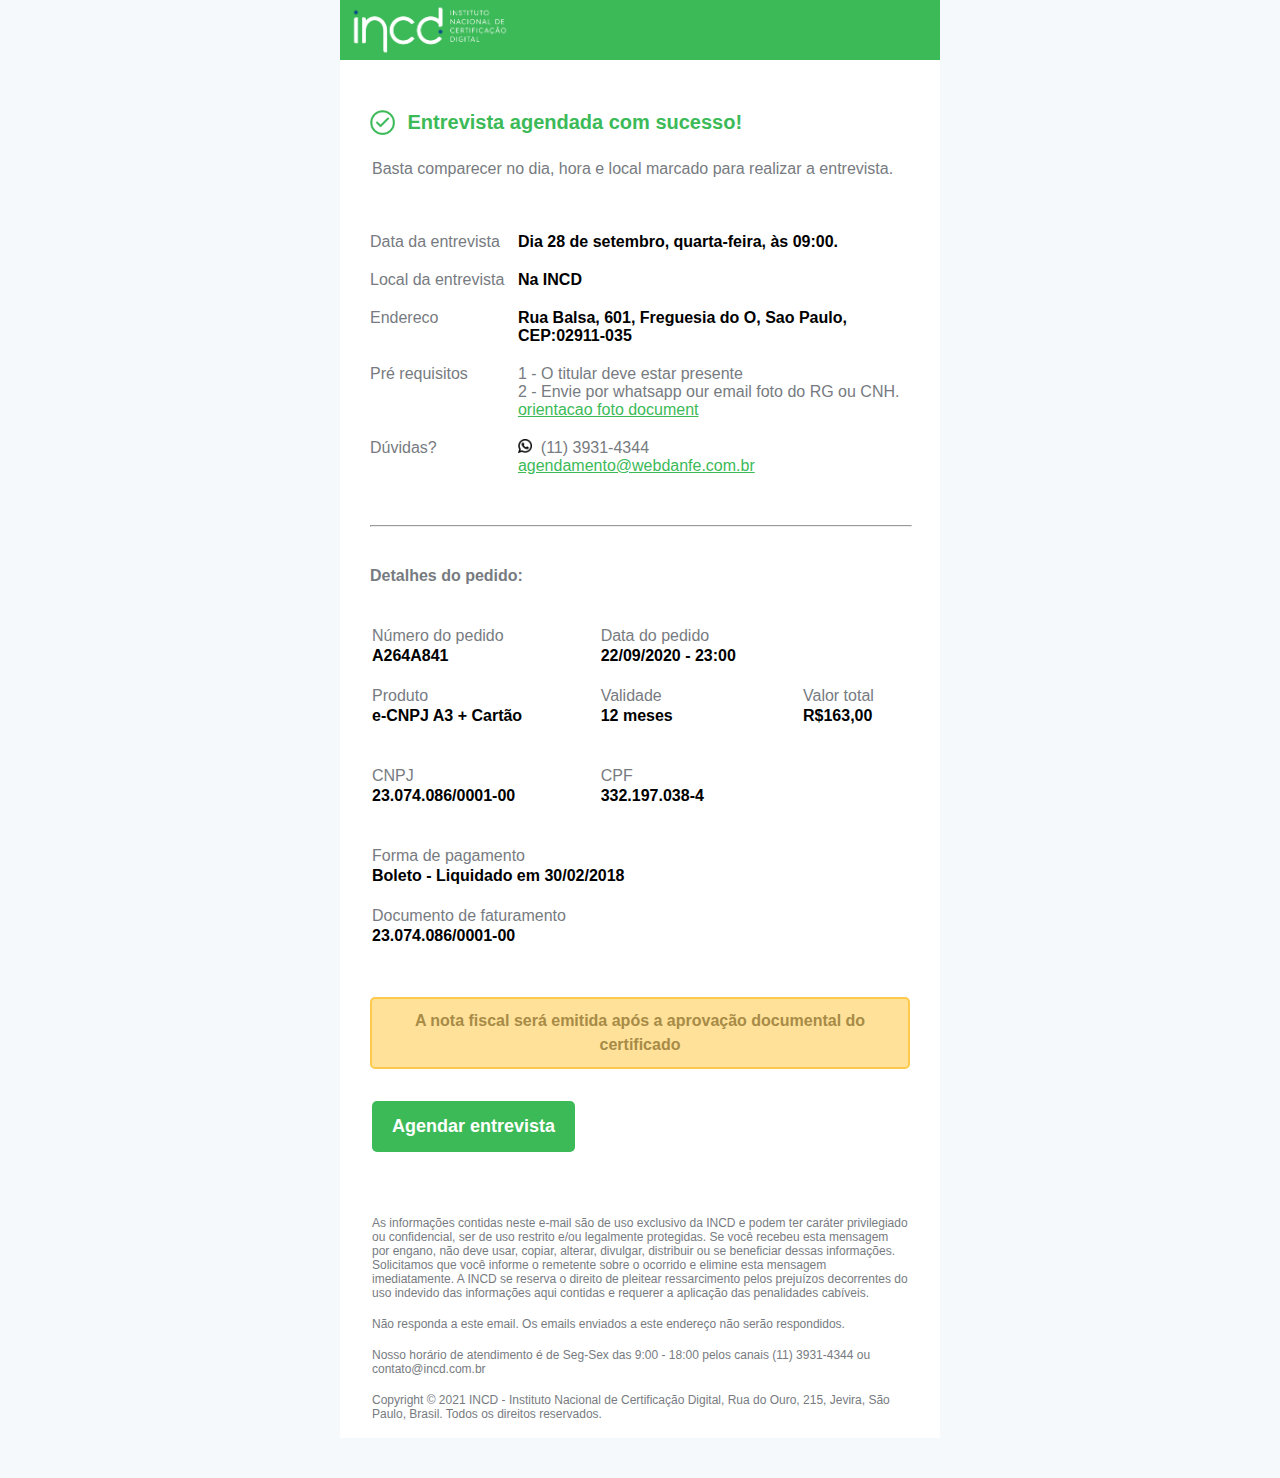
<file: index.html>
<!DOCTYPE html PUBLIC "-//W3C//DTD XHTML 1.0 Transitional//EN" "http://www.w3.org/TR/xhtml1/DTD/xhtml1-transitional.dtd">
<html xmlns="http://www.w3.org/1999/xhtml">
  <head>
    <meta http-equiv="Content-Type" content="text/html; charset=utf-8">
    <meta http-equiv="X-UA-Compatible" content="IE=edge">
    <meta name="viewport" content="width=device-width, initial-scale=1.0">
    <title>HTML Email</title>
    <link rel="stylesheet" href="assets/style/style.css">
  </head>
  <body style="Margin:0;padding:0;background-color:#f6f9fc;">
    <center class="wrapper">
      <div class="webkit">
        <table class="outer" align="center">
          <!-- section 1 -->
          <table class="outer">
              <tr>
              <td class="section_1">
                  <a href="#">
                      <img src="assets/images/logo.png" class="main_logo">
                  </a>
              </td>
          </tr>
          </table>
          <!-- section 2 -->
          <table class="inner_1">
              <tr>
               <td><img src="assets/images/tick.png" class="img_tick"></td>
               <td class="tick_text">Entrevista agendada com sucesso!</td>
              </tr>
              <!-- inner_1_t_1 -->
              <table class="inner_1_t1">
                  <tr>
                  <td><p class="inner_1_t1_text t_color">Basta comparecer no dia, hora e local marcado para realizar a entrevista.</p></td>
              </tr>
              </table>
          </table>
          <!-- section 3 -->
          <table class="inner_2" ">
            <tr>
              <td class="t_color">
                Data da entrevista
              </td>
              <td class="bold p_l">
                Dia 28 de setembro, quarta-feira, às 09:00.
              </td>
          </tr>
          <tr>
              <td class="inner_2_text t_color">
                Local da entrevista
              </td>
              <td class="bold inner_2_text p_l"> 
                Na INCD
              </td>
            </tr>
          <tr>
              <td class="t_color">Endereco</td>
              <td class="bold p_l">
                Rua Balsa, 601, Freguesia do O, Sao Paulo, 
              </td>
          </tr>
          <tr>
              <td></td>
              <td class="bold p_l">
                CEP:02911-035
              </td>
          </tr>
          <tr>
              <td class="inner_2_text_1 t_color">
                Pré requisitos
              </td>

              <td class="inner_2_text_1 p_l t_color">
                1 - O titular deve estar presente
              </td>
          </tr>
          <tr>
              <td></td>
              <td class="p_l t_color">
                2 - Envie por whatsapp our email foto do RG ou CNH.
              </td>
          </tr>
          <tr>
              <td></td>
              <td class="inner_2_text_2 p_l">
                  <a href="orientacao foto document" class="green">orientacao foto document</a>
              </td>
          </tr>
          <tr>
              <td class="t_color">
                Dúvidas?
              </td>
              <td class="p_l">
                <img src="assets/images/whatsapp.png" class="img_wa"><span class="t_color">&nbsp;   (11) 3931-4344</span> 
              </td>
          </tr>
          <tr>
              <td></td>
              <td>
                  <a href="mailto:agendamento@webdanfe.com.br" class="green p_l">agendamento@webdanfe.com.br</a>
              </td>
          </tr>
          <tr>
            <td colspan="2"><hr width="100%" class="line"></td>
          </tr>
          </table>
          <!-- section 3.1 -->
          <table class="inner_3">
              <tr>
                <td class="bold t_color">Detalhes do pedido:</td>
              </tr> 
              <table class="inner_1_t1">
                  <tr>
                      <td class="p_t t_color">
                        Número do pedido
                      </td>
                      <td class="p_t t_color">
                        Data do pedido
                      </td>
                  </tr>
                  <tr>
                      <td class="bold">A264A841</td>
                      <td class="bold">
                        22/09/2020 - 23:00
                      </td>
                  </tr>
                  <tr>
                      <td class="p_t t_color">
                        Produto
                      </td>
                      <td class="p_t t_color">
                        Validade
                      </td>
                      <td class="p_t t_color">
                        Valor total
                      </td>
                  </tr>
                  <tr>
                      <td class="bold p_b">e-CNPJ A3 + Cartão</td>
                      <td class="bold p_b">
                        12 meses
                      </td>
                      <td class="bold p_b">
                        R$163,00
                      </td>
                  </tr>
                  <tr>
                      <td class="p_t t_color">
                        CNPJ
                      </td>
                      <td class="p_t t_color">
                        CPF
                      </td>
                  </tr>
                  <tr>
                      <td class="bold p_b">
                        23.074.086/0001-00
                      </td>
                      <td class="bold p_b">
                        332.197.038-4
                      </td>
                  </tr>
                  <tr>
                      <td class="p_t t_color">
                        Forma de pagamento
                      </td>
                  </tr>
                  <tr>
                      <td colspan="2" class="bold p_b">
                        Boleto - Liquidado em 30/02/2018
                      </td>
                  </tr>
                  <tr>
                      <td colspan="2" class="t_color">
                        Documento de faturamento
                      </td>
                  </tr>
                  <tr>
                      <td class="bold">
                        23.074.086/0001-00
                      </td>
                  </tr>
              </table>
            </table>
          <!-- section 4-->
          <table class="inner_4">
            <tr>
              <td>
                <table class="inner_4_t1">
                  <tr>
                    <td>
                      <div class="inner_4_text">A nota fiscal será emitida após a aprovação documental do certificado</div>
                    </td>
                  </tr>
                </table>
              </td>
            </tr>
          </table>
          <!-- section 5 -->
          <table class="inner_5">
            <tr>
              <td>
                <table class="inner_5_t1">
                  <tr>
                    <td>
                      <div class="inner_5_text">
                        <a href="#" class="inner_5_link">Agendar entrevista</a>
                      </div>
                    </td>
                  </tr>
                </table>
              </td>
            </tr>
          </table>
          <!-- section 6 -->
          <table class="inner_6">
            <tr>
              <td>
                <table class="inner_6_t1">
                  <tr>
                    <td class="inner_6_t1_p1 t_color">
                      As informações contidas neste e-mail são de uso exclusivo da INCD e podem ter caráter privilegiado ou confidencial, ser de uso restrito e/ou legalmente protegidas. Se você recebeu esta mensagem por engano, não deve usar, copiar, alterar, divulgar, distribuir ou se beneficiar dessas informações. Solicitamos que você informe o remetente sobre o ocorrido e elimine esta mensagem imediatamente. A INCD se reserva o direito de pleitear ressarcimento pelos prejuízos decorrentes do uso indevido das informações aqui contidas e requerer a aplicação das penalidades cabíveis.
                    </td>
                  </tr>
                  <tr>
                    <td class="inner_6_t1_p2 t_color">
                      Não responda a este email. Os emails enviados a este endereço não serão respondidos.
                    </td>
                  </tr>
                  <tr>
                    <td class="inner_6_t1_p3 t_color">
                      Nosso horário de atendimento é de Seg-Sex das 9:00 - 18:00 pelos canais (11) 3931-4344 ou contato@incd.com.br
                    </td>
                  </tr>
                  <tr>
                    <td class="inner_6_t1_p4 t_color">
                      Copyright © 2021 INCD - Instituto Nacional de Certificação Digital, Rua do Ouro, 215, Jevira, São Paulo, Brasil. Todos os direitos reservados.
                    </td>
                  </tr>
                </table>
              </td>
            </tr>
          </table>
        </table><!-- outer table ends -->
      </div><!-- webkit div ends -->
    </center><!-- wrapper ends -->
  </body>
</html>
</file>
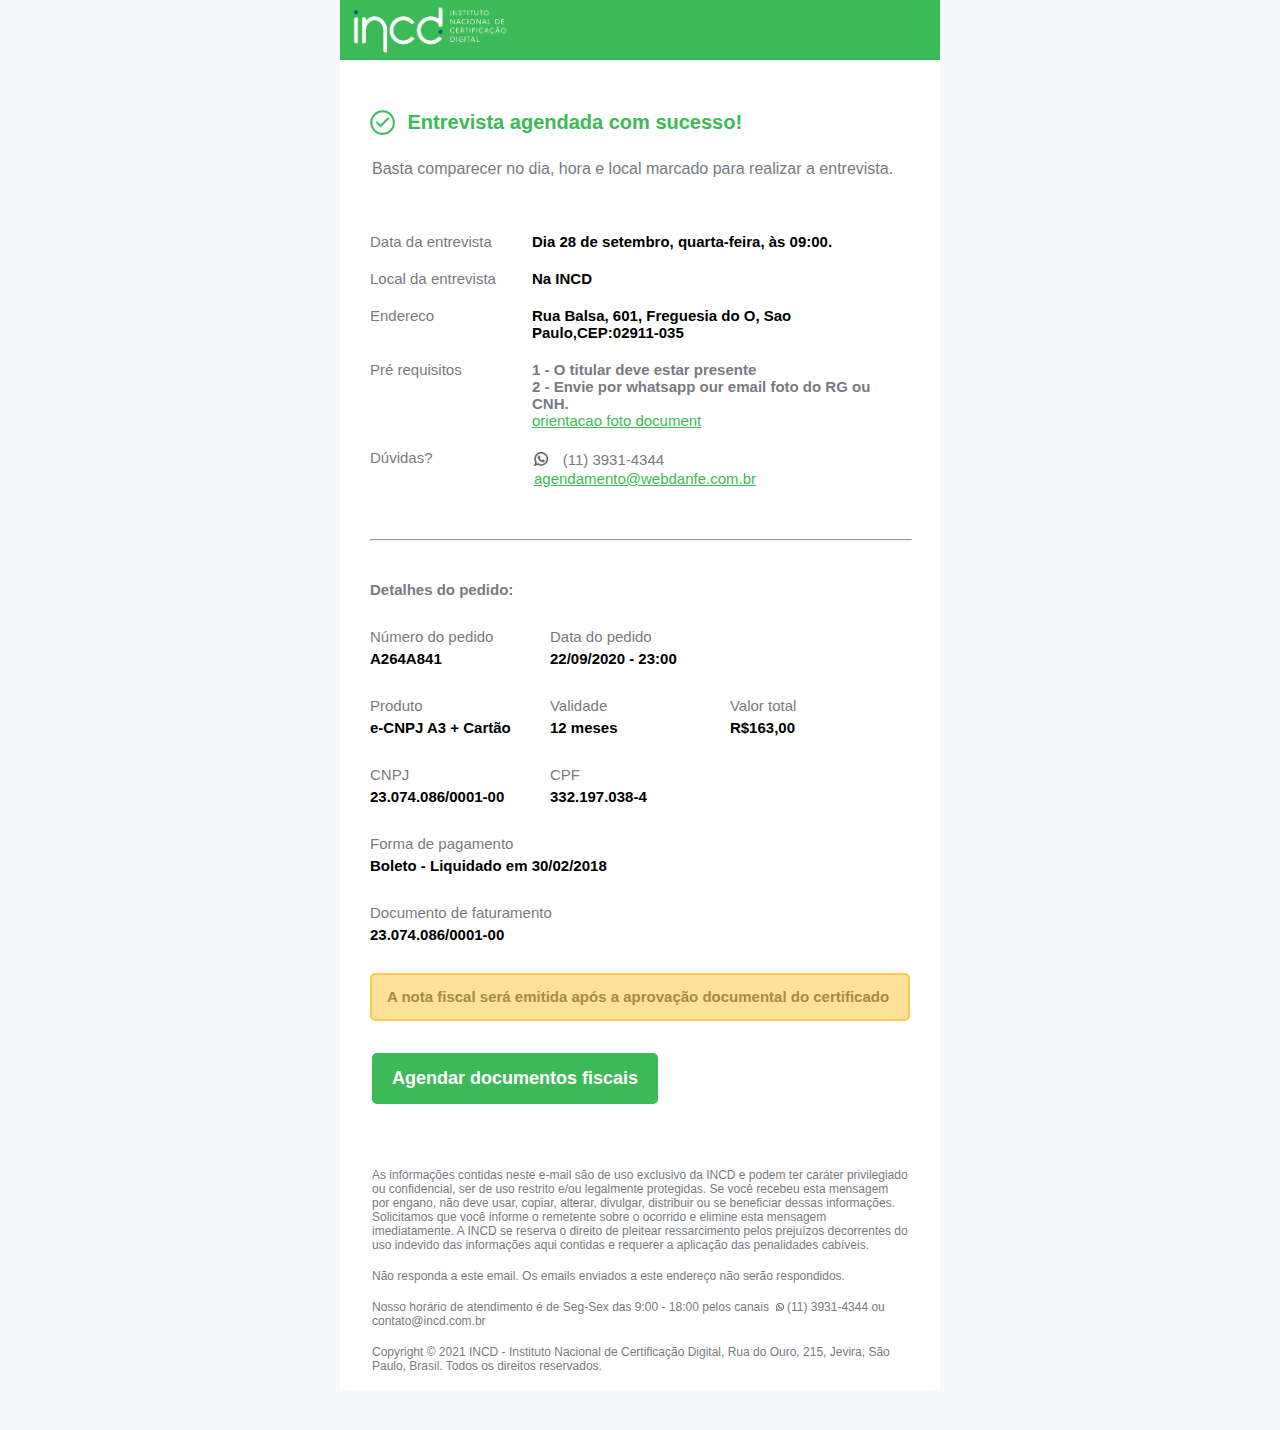
<file: index-inline-template.html>
<!DOCTYPE html PUBLIC "-//W3C//DTD XHTML 1.0 Transitional//EN" "http://www.w3.org/TR/xhtml1/DTD/xhtml1-transitional.dtd">
<html xmlns="http://www.w3.org/1999/xhtml" style="margin: 0;padding: 0;">
  <head style="margin: 0;padding: 0;">
    <meta http-equiv="Content-Type" content="text/html; charset=utf-8" style="margin: 0;padding: 0;">
    <meta http-equiv="X-UA-Compatible" content="IE=edge" style="margin: 0;padding: 0;">
    <meta name="viewport" content="width=device-width, initial-scale=1.0" style="margin: 0;padding: 0;">
    <title style="margin: 0;padding: 0;">HTML Email</title>
    <!-- adding nunito font -->
    <link rel="preconnect" href="https://fonts.gstatic.com" style="margin: 0;padding: 0;">
    <style>
        /* Media Queries */
@media screen and (max-width: 600px) {
    .inner_1 {
        margin-top: 30px!important;
    }
    .img_tick {
        width: 18px!important;
    }
    .tick_text,.inner_2 {
        font-size: 15px!important; 
    }
    .inner_1_t1 {
        padding-top: 15px!important;
        padding-bottom: 35px!important;
    }
    .inner_1_t1_text {
        font-size: 15px!important;
    }
    .inner_4_text{
        font-size: 15px!important;
        padding: 5px!important;
    } 
    .inner_5_text {
        padding: 10px!important;
    }
    .inner_5_link {
        font-size: 15px!important;
    }
    .inner_2_text {
        padding-top: 15px!important;
        padding-bottom: 15px!important;
    }
    .inner_2_text_1 {
        padding-top: 15px!important;
    }
    .inner_2_text_2 {
        padding-bottom: 15px!important;
    }
    .line {
        margin-top: 40px!important;
    }
    .inner_3,.inner_1_t1 {
        font-size: 15px!important;
    }
    .p_t {
        padding-top: 15px!important;
    }
    .p_b {
        padding-bottom: 15px!important;
    }
}
@media screen and (max-width: 400px) {
    .main_logo {
        width: 150px!important;
    } 
    .inner_2 {
        margin-bottom: 25px!important;
    }
    .inner_1_t1_text, .inner_2, .inner_4_text {
        font-size: 12px!important; 
    } 
    .inner_4_text {
        padding: 10px!important;
        line-height: 1.2rem!important;
        text-align: left!important;
    }
    .img_wa {
        width: 12px!important;
    }
    .inner_2_text {
        padding-top: 10px!important;
        padding-bottom: 10px!important;
    }
    .inner_2_text_1 {
        padding-top: 10px!important;
    }
    .inner_2_text_2 {
        padding-bottom: 10px!important;
    }
    .line {
        margin-top: 10px!important;
    }
    .inner_3,.inner_1_t1 {
        font-size: 12px!important;
    }
    .p_t {
        padding-top: 10px!important;
    }
    .p_b {
        padding-bottom: 10px!important;
    }
    .box {
        width: 100%!important;
        padding-bottom: 20px!important;
    }
    .left {
        float: none!important;
        width: 100%!important; 
    }
    .right {
        width: 100%!important;
        padding-top: 10px!important;
    }
    .p_fix,.p_fix1 {
        padding-bottom: 0px!important;
    }
    .box_1 {
        padding-bottom: 0px!important;
    }
    .left_1 {
        float: none!important;
        width: 100%!important;
        padding-bottom: 15px!important;
    }
    .b_pb {
        padding-bottom: 15px!important;
    }
    .inner_6 {
        margin-top: 35px!important;
    }
}

@media screen and (max-width: 350px) {
    .img_tick {
        padding-right: 5px!important;
    }
}
@media screen and (max-width: 250px) {
    .tick_text {
        font-size: 12px!important;
    }
    .img_tick {
        width: 12px!important;
    }
    .inner_1_t1 {
        padding-bottom: 20px!important;
    }
    .inner_1_t1_text, .inner_2, .inner_4_text {
        font-size: 10px!important; 
    }
    .inner_3,.inner_1_t1 {
        font-size: 10px!important;
    }
    .inner_2 {
        margin-bottom: 15px!important;
    }
    .box {
        padding-bottom: 8px!important;
    }
    .left_1 {
        float: none!important;
        width: 100%!important;
        padding-bottom: 8px!important;
    }
    .right {
        width: 100%!important;
        padding-top: 2px!important;
    }
    .b_pb {
        padding-bottom: 8px!important;
    }
    .img_wa {
        width: 8px!important;
    }
    .inner_3_h {
        padding-bottom: 10px!important;
    }
    .inner_4_text {
        padding: 5px!important;
        line-height: 1rem!important;
    }
    .inner_5_text {
        padding: 5px 10px 5px 10px!important;
    }
    .inner_5_link {
        font-size: 12px!important;
    }
    .inner_5 {
        margin-top: 15px!important;
    }
    .inner_6 {
        margin-top: 20px!important;
    }
    .inner_6_t1_p1,.inner_6_t1_p2,.inner_6_t1_p3,.inner_6_t1_p4 {
        font-size: 8px!important;
    }
    .img_wa_b {
        width: 6px!important;
    }
}
    </style>
    
  </head>
  <body style="margin: 0;padding: 0;background-color: #f6f9fc;font-family: 'Nunito', sans-serif;">
    <center class="wrapper" style="margin: 0;padding: 0;width: 100%;table-layout: fixed;background-color: #f6f9fc;padding-bottom: 40px;">
      <div class="webkit" style="margin: 0;padding: 0;max-width: 600px;background-color: #ffffff;">
        <table class="outer" align="center" style="margin: 0 auto;padding: 0;border-spacing: 0;width: 100%;max-width: 600px;color: #4a4a4a;">
          <!-- section 1 -->
          <table class="outer" style="margin: 0 auto;padding: 0;border-spacing: 0;width: 100%;max-width: 600px;color: #4a4a4a;">
              <tr style="margin: 0;padding: 0;">
              <td class="section_1" style="margin: 0;padding: 0;background: #3cba58;">
                  <a href="#" style="margin: 0;padding: 0;">
                      <img src="assets/images/logo.png" class="main_logo" style="margin: 0;padding: 0;width: 180px;">
                  </a>
              </td>
          </tr>
          </table>
          <!-- section 2 -->
          <table class="inner_1" style="margin: 0 auto;padding: 0;border-spacing: 0;width: 90%;max-width: 600px;font-family: sans-serif;margin-top: 50px;">
              <tr style="margin: 0;padding: 0;">
               <td style="margin: 0;padding: 0;"><img src="assets/images/tick.png" class="img_tick" style="margin: 0;padding: 0;width: 25px;"></td>
               <td class="tick_text" style="margin: 0;padding: 0;color: #3cba58;font-size: 20px;font-weight: bold;">Entrevista agendada com sucesso!</td>
              </tr>
              <!-- inner_1_t_1 -->
              <table class="inner_1_t1" style="margin: 0 auto;padding: 0;padding-top: 20px;padding-bottom: 50px;width: 90%;max-width: 600px;">
                  <tr style="margin: 0;padding: 0;">
                  <td style="margin: 0;padding: 0;"><p class="inner_1_t1_text t_color" style="margin: 0;padding: 0;color: #777B81;line-height: 1.5;">Basta comparecer no dia, hora e local marcado para realizar a entrevista.</p></td>
              </tr>
              </table>
          </table>
          <!-- section 3 -->
          <table class="inner_2" style="margin: 0 auto;padding: 0;border-spacing: 0;width: 90%;max-width: 600px;font-size: 15px;margin-bottom: 40px;">
            <tr style="margin: 0;padding: 0;">
                <td style="margin: 0;padding: 0;">
                    <div class="box" style="margin: 0;padding: 0;width: 100%;padding-bottom: 20px;">
                        <div class="left" style="margin: 0;padding: 0;float: left;width: 30%;">
                            <p class="t_color" style="margin: 0;padding: 0;color: #777B81;">Data da entrevista</p>
                        </div>
                        <div class="right" style="margin: 0;padding: 0;">
                            <p class="bold" style="margin: 0;padding: 0;font-weight: bold;">Dia 28 de setembro, quarta-feira, às 09:00.</p>
                        </div>
                    </div>
                </td>
            </tr>
            <tr style="margin: 0;padding: 0;">
                <td style="margin: 0;padding: 0;">
                    <div class="clear" style="margin: 0;padding: 0;clear: both;"></div>
                </td>
            </tr>
            <tr style="margin: 0;padding: 0;">
                <td style="margin: 0;padding: 0;">
                    <div class="box" style="margin: 0;padding: 0;width: 100%;padding-bottom: 20px;">
                        <div class="left" style="margin: 0;padding: 0;float: left;width: 30%;">
                            <p class="t_color" style="margin: 0;padding: 0;color: #777B81;">Local da entrevista</p>
                        </div>
                        <div class="right" style="margin: 0;padding: 0;">
                            <p class="bold" style="margin: 0;padding: 0;font-weight: bold;">Na INCD</p>
                        </div>
                    </div>
                </td>
            </tr>
            <tr style="margin: 0;padding: 0;">
                <td style="margin: 0;padding: 0;">
                    <div class="clear" style="margin: 0;padding: 0;clear: both;"></div>
                </td>
            </tr>
            <tr style="margin: 0;padding: 0;">
                <td style="margin: 0;padding: 0;">
                    <div class="box" style="margin: 0;padding: 0;width: 100%;padding-bottom: 20px;">
                        <div class="left" style="margin: 0;padding: 0;float: left;width: 30%;">
                            <p class="t_color p_fix1" style="margin: 0;padding: 0;color: #777B81;padding-bottom: 20px;">Endereco</p>
                        </div>
                        <div class="right" style="margin: 0;padding: 0;">
                            <p class="bold" style="margin: 0;padding: 0;font-weight: bold;">Rua Balsa, 601, Freguesia do O, Sao Paulo,CEP:02911-035</p>
                        </div>
                    </div>
                </td>
            </tr>
            <tr style="margin: 0;padding: 0;">
                <td style="margin: 0;padding: 0;">
                    <div class="clear" style="margin: 0;padding: 0;clear: both;"></div>
                </td>
            </tr>
            <tr style="margin: 0;padding: 0;">
                <td style="margin: 0;padding: 0;">
                    <div class="box" style="margin: 0;padding: 0;width: 100%;padding-bottom: 20px;">
                        <div class="left" style="margin: 0;padding: 0;float: left;width: 30%;">
                            <p class="t_color p_fix" style="margin: 0;padding: 0;color: #777B81;padding-bottom: 60px;">Pré requisitos</p>
                        </div>
                        <div class="right" style="margin: 0;padding: 0;">
                            <p class="bold t_color" style="margin: 0;padding: 0;color: #777B81;font-weight: bold;">1 - O titular deve estar presente</p>
                            <p class="bold t_color" style="margin: 0;padding: 0;color: #777B81;font-weight: bold;">2 - Envie por whatsapp our email foto do RG ou CNH.</p>
                            <a href="orientacao foto document" class="green" style="margin: 0;padding: 0;color: #3cba58;">orientacao foto document</a>
                        </div>
                    </div>
                </td>
            </tr>
            <tr style="margin: 0;padding: 0;">
                <td style="margin: 0;padding: 0;">
                    <div class="clear" style="margin: 0;padding: 0;clear: both;"></div>
                </td>
            </tr>
            <tr style="margin: 0;padding: 0;">
                <td style="margin: 0;padding: 0;">
                    <div class="box" style="margin: 0;padding: 0;width: 100%;padding-bottom: 20px;">
                        <div class="left" style="margin: 0;padding: 0;float: left;width: 30%;">
                            <p class="t_color" style="margin: 0;padding: 0;color: #777B81;">Dúvidas?</p>
                        </div>
                        <div class="right" style="margin: 0;padding: 0;">
                            <table style="margin: 0;padding: 0;">
                                <tr style="margin: 0;padding: 0;">
                                    <td style="margin: 0;padding: 0;"><img src="assets/images/grey-whatsapp.png" class="img_wa" style="margin: 0;padding: 0;width: 14px;"></td>
                                    <td style="margin: 0;padding: 0;">
                                        <span class="t_color" style="margin: 0;padding: 0;color: #777B81;">  (11) 3931-4344</span>
                                    </td>
                                </tr>
                                <tr style="margin: 0;padding: 0;">
                                    <td colspan="2" style="margin: 0;padding: 0;">
                                        <a href="mailto:agendamento@webdanfe.com.br" class="green" style="margin: 0;padding: 0;color: #3cba58;">agendamento@webdanfe.com.br</a>
                                    </td>
                                </tr>
                            </table>
                        </div>
                    </div>
                </td>
            </tr>
            <tr style="margin: 0;padding: 0;">
                <td style="margin: 0;padding: 0;">
                    <div class="clear" style="margin: 0;padding: 0;clear: both;"></div>
                </td>
            </tr>
            <tr style="margin: 0;padding: 0;">
                <td style="margin: 0;padding: 0;"><hr width="100%" class="line" style="margin: 0;padding: 0;margin-top: 30px;"></td>
              </tr>
          </table>
          <!-- section 3.1 -->
          <table class="inner_3" style="margin: 0 auto;padding: 0;border-spacing: 0;width: 90%;max-width: 600px;font-size: 15px;">
            <tr style="margin: 0;padding: 0;">
                <td class="bold t_color inner_3_h" style="margin: 0;padding: 0;color: #777B81;font-weight: bold;padding-bottom: 30px;">Detalhes do pedido:</td>
            </tr>
            <tr style="margin: 0;padding: 0;">
                <td style="margin: 0;padding: 0;">
                    <div class="box_1" style="margin: 0;padding: 0;padding-bottom: 30px;">
                        <div class="left_1" style="margin: 0;padding: 0;float: left;width: 33.33%;">
                            <p class="t_color p_b_1" style="margin: 0;padding: 0;color: #777B81;padding-bottom: 5px;">Número do pedido</p>
                            <p class="bold" style="margin: 0;padding: 0;font-weight: bold;">A264A841</p>
                        </div>
                        <div class="left_1" style="margin: 0;padding: 0;float: left;width: 33.33%;">
                            <p class="t_color p_b_1" style="margin: 0;padding: 0;color: #777B81;padding-bottom: 5px;">Data do pedido</p>
                            <p class="bold" style="margin: 0;padding: 0;font-weight: bold;">22/09/2020 - 23:00</p>
                        </div>
                        <div class="clear" style="margin: 0;padding: 0;clear: both;"></div>
                    </div>
                </td>
            </tr>
            <tr style="margin: 0;padding: 0;">
                <td style="margin: 0;padding: 0;">
                    <div class="box_1" style="margin: 0;padding: 0;padding-bottom: 30px;">
                        <div class="left_1" style="margin: 0;padding: 0;float: left;width: 33.33%;">
                            <p class="t_color p_b_1" style="margin: 0;padding: 0;color: #777B81;padding-bottom: 5px;">Produto</p>
                            <p class="bold" style="margin: 0;padding: 0;font-weight: bold;">e-CNPJ A3 + Cartão</p>
                        </div>
                        <div class="left_1" style="margin: 0;padding: 0;float: left;width: 33.33%;">
                            <p class="t_color p_b_1" style="margin: 0;padding: 0;color: #777B81;padding-bottom: 5px;">Validade</p>
                            <p class="bold" style="margin: 0;padding: 0;font-weight: bold;">12 meses</p>
                        </div>
                        <div class="left_1" style="margin: 0;padding: 0;float: left;width: 33.33%;">
                            <p class="t_color p_b_1" style="margin: 0;padding: 0;color: #777B81;padding-bottom: 5px;">Valor total</p>
                            <p class="bold" style="margin: 0;padding: 0;font-weight: bold;">R$163,00</p>
                        </div>
                        <div class="clear" style="margin: 0;padding: 0;clear: both;"></div>
                    </div>
                </td>
            </tr>
            <tr style="margin: 0;padding: 0;">
                <td style="margin: 0;padding: 0;">
                    <div class="box_1" style="margin: 0;padding: 0;padding-bottom: 30px;">
                        <div class="left_1" style="margin: 0;padding: 0;float: left;width: 33.33%;">
                            <p class="t_color p_b_1" style="margin: 0;padding: 0;color: #777B81;padding-bottom: 5px;">CNPJ</p>
                            <p class="bold" style="margin: 0;padding: 0;font-weight: bold;">23.074.086/0001-00</p>
                        </div>
                        <div class="left_1" style="margin: 0;padding: 0;float: left;width: 33.33%;">
                            <p class="t_color p_b_1" style="margin: 0;padding: 0;color: #777B81;padding-bottom: 5px;">CPF</p>
                            <p class="bold" style="margin: 0;padding: 0;font-weight: bold;">332.197.038-4</p>
                        </div>
                        <div class="clear" style="margin: 0;padding: 0;clear: both;"></div>
                    </div>
                </td>
            </tr>
            <tr style="margin: 0;padding: 0;">
                <td style="margin: 0;padding: 0;">
                    <div class="box_1 b_pb" style="margin: 0;padding: 0;padding-bottom: 30px;">
                        <div style="margin: 0;padding: 0;">
                            <p class="t_color p_b_1" style="margin: 0;padding: 0;color: #777B81;padding-bottom: 5px;">Forma de pagamento</p>
                            <p class="bold" style="margin: 0;padding: 0;font-weight: bold;">Boleto - Liquidado em 30/02/2018</p>
                        </div>
                    </div>
                </td>
            </tr>
            <tr style="margin: 0;padding: 0;">
                <td style="margin: 0;padding: 0;">
                    <div class="box_1 b_pb" style="margin: 0;padding: 0;padding-bottom: 30px;">
                        <div style="margin: 0;padding: 0;">
                            <p class="t_color p_b_1" style="margin: 0;padding: 0;color: #777B81;padding-bottom: 5px;">Documento de faturamento</p>
                            <p class="bold" style="margin: 0;padding: 0;font-weight: bold;">23.074.086/0001-00</p>
                        </div>
                    </div>
                </td>
            </tr>
          </table>
          <!-- section 4-->
          <table class="inner_4" style="margin: 0 auto;padding: 0;border-spacing: 0;width: 90%;max-width: 600px;font-size: 15px;">
            <tr style="margin: 0;padding: 0;">
              <td style="margin: 0;padding: 0;">
                <table class="inner_4_t1" style="margin: 0 auto;padding: 0;border-spacing: 0;width: 100%;max-width: 600px;">
                  <tr style="margin: 0;padding: 0;">
                    <td style="margin: 0;padding: 0;">
                      <div class="inner_4_text" style="margin: 0;padding: 10px 15px 10px 15px;background: #ffe199;color: #a78b47;text-align: left;border: 2px solid #ffca4c;line-height: 1.5rem;border-radius: 5px;font-weight: bold;">A nota fiscal será emitida após a aprovação documental do certificado</div>
                    </td>
                  </tr>
                </table>
              </td>
            </tr>
          </table>
          <!-- section 5 -->
          <table class="inner_5" style="margin: 0 auto;padding: 0;border-spacing: 0;width: 90%;max-width: 600px;font-size: 15px;margin-top: 30px;">
            <tr style="margin: 0;padding: 0;">
              <td style="margin: 0;padding: 0;">
                <table class="inner_5_t1" style="margin: 0;padding: 0;">
                  <tr style="margin: 0;padding: 0;">
                    <td style="margin: 0;padding: 0;">
                      <div class="inner_5_text" style="margin: 0;padding: 15px 20px 15px 20px;background: #3cba58;border-radius: 5px;">
                        <a href="#" class="inner_5_link" style="margin: 0;padding: 0;color: white;font-weight: bold;text-decoration: none;font-size: 18px;">Agendar documentos fiscais</a>
                      </div>
                    </td>
                  </tr>
                </table>
              </td>
            </tr>
          </table>
          <!-- section 6 -->
          <table class="inner_6" style="margin: 0 auto;padding: 0;border-spacing: 0;width: 90%;max-width: 600px;font-size: 15px;margin-top: 60px;">
            <tr style="margin: 0;padding: 0;">
              <td style="margin: 0;padding: 0;">
                <table class="inner_6_t1" style="margin: 0;padding: 0;">
                  <tr style="margin: 0;padding: 0;">
                    <td class="inner_6_t1_p1 t_color" style="margin: 0;padding: 0;color: #777B81;font-size: 12px;text-align: left;">
                      As informações contidas neste e-mail são de uso exclusivo da INCD e podem ter caráter privilegiado ou confidencial, ser de uso restrito e/ou legalmente protegidas. Se você recebeu esta mensagem por engano, não deve usar, copiar, alterar, divulgar, distribuir ou se beneficiar dessas informações. Solicitamos que você informe o remetente sobre o ocorrido e elimine esta mensagem imediatamente. A INCD se reserva o direito de pleitear ressarcimento pelos prejuízos decorrentes do uso indevido das informações aqui contidas e requerer a aplicação das penalidades cabíveis.
                    </td>
                  </tr>
                  <tr style="margin: 0;padding: 0;">
                    <td class="inner_6_t1_p2 t_color" style="margin: 0;padding: 0;color: #777B81;font-size: 12px;text-align: left;padding-top: 15px;padding-bottom: 15px;">
                      Não responda a este email. Os emails enviados a este endereço não serão respondidos.
                    </td>
                  </tr>
                  <tr style="margin: 0;padding: 0;">
                    <td class="inner_6_t1_p3 t_color" style="margin: 0;padding: 0;color: #777B81;font-size: 12px;text-align: left;">
                      Nosso horário de atendimento é de Seg-Sex das 9:00 - 18:00 pelos canais&nbsp; <span style="margin: 0;padding: 0;"><img src="assets/images/grey-whatsapp.png" class="img_wa_b" style="margin: 0;padding: 0;width: 8px;"></span> (11) 3931-4344 ou contato@incd.com.br
                    </td>
                  </tr>
                  <tr style="margin: 0;padding: 0;">
                    <td class="inner_6_t1_p4 t_color" style="margin: 0;padding: 0;color: #777B81;font-size: 12px;text-align: left;padding-top: 15px;padding-bottom: 15px;">
                      Copyright © 2021 INCD - Instituto Nacional de Certificação Digital, Rua do Ouro, 215, Jevira, São Paulo, Brasil. Todos os direitos reservados.
                    </td>
                  </tr>
                </table>
              </td>
            </tr>
          </table>
        </table><!-- outer table ends -->
      </div><!-- webkit div ends -->
    </center><!-- wrapper ends -->
  </body>
</html>
</file>
<file: assets/style/style.css>
* {
    margin: 0;
    padding: 0;
}
body {
    font-family: 'Nunito', sans-serif;
}
.wrapper {
    width:100%;
    table-layout:fixed;
    background-color:#f6f9fc;
    padding-bottom:40px;
}
.webkit {
    max-width:600px;
    background-color:#ffffff;
}
.outer {
    border-spacing:0;
    Margin:0 auto;
    width:100%;
    max-width:600px;
    color:#4a4a4a;
}

/* Section_1 */
.section_1 {
    background: #3cba58;
}
.main_logo {
    width: 180px;
}
.t_color {
    color: #777B81;
}

/* Section_2 */
.inner_1{
    border-spacing: 0;
    width: 90%;
    max-width: 600px;
    font-family: sans-serif;
    Margin:0 auto;
    margin-top: 50px;
}

.img_tick {
    width: 25px;
}
.tick_text {
    color: #3cba58;
    font-size: 20px;
    font-weight: bold;
}


.inner_1_t1 {
    padding-top: 20px;
    padding-bottom: 50px;
    width: 90%;
    margin: 0 auto;
    max-width: 600px;
}
.inner_1_t1_text {
    line-height: 1.5;
}


/* Section - 3 */
.inner_2,.inner_3, .inner_4, .inner_5, .inner_6 {
    border-spacing: 0;
    width: 90%;
    max-width: 600px;
    margin:0 auto;
}
.p_l {
    padding-left: 10px;
}
.bold {
    font-weight: bold;
}
.inner_2 {
    margin-bottom: 40px;
}
.line {
    margin-top: 50px;
}
.green {
    color: #3cba58;
}
.img_wa {
    width: 14px;
}
.inner_2_text {
    padding-top: 20px;
    padding-bottom: 20px;
}
.inner_2_text_1 {
    padding-top: 20px;
}
.inner_2_text_2 {
    padding-bottom: 20px;
}

/* Section 3.1 */
.p_t {
    padding-top: 20px;
}
.p_b {
    padding-bottom: 20px;
}

/* Section - 4 */

.inner_4_t1 {
    border-spacing: 0;
    width: 100%;
    margin: 0 auto;
    max-width: 600px;
}
.inner_4_text {
    background: #ffe199;
    color: #a78b47;
    text-align: center;
    padding: 10px 15px 10px 15px;
    border: 2px solid #ffca4c;
    line-height: 1.5rem;
    border-radius: 5px;
    font-weight: bold;
}

/* Section 5 */
.inner_5 {
    margin-top: 30px;
}
.inner_5_text {
    background: #3cba58;
    padding: 15px 20px 15px 20px;
    border-radius: 5px;
}
.inner_5_link {
    color: white;
    font-weight: bold;
    text-decoration: none;
    font-size: 18px;
}


/* Section 6 */
.inner_6 {
    margin-top: 60px;
}
.inner_6_t1_p1, .inner_6_t1_p2, .inner_6_t1_p3, .inner_6_t1_p4 {
    font-size: 12px;
    text-align: left;
}
.inner_6_t1_p2, .inner_6_t1_p4 {
    padding-top: 15px;
    padding-bottom: 15px;
}

/* Media Queries */
@media screen and (max-width: 600px) {
    .inner_1 {
        margin-top: 30px
    }
    .img_tick {
        width: 18px;
    }
    .tick_text,.inner_2 {
        font-size: 15px; 
    }
    .inner_1_t1 {
        padding-top: 15px;
        padding-bottom: 35px;
    }
    .inner_1_t1_text {
        font-size: 15px;
    }
    .inner_4_text{
        font-size: 15px;
        padding: 5px;
    } 
    .inner_5_text {
        padding: 10px;
    }
    .inner_5_link {
        font-size: 15px;
    }
    .inner_2_text {
        padding-top: 15px;
        padding-bottom: 15px;
    }
    .inner_2_text_1 {
        padding-top: 15px;
    }
    .inner_2_text_2 {
        padding-bottom: 15px;
    }
    .line {
        margin-top: 40px;
    }
    .inner_3,.inner_1_t1 {
        font-size: 15px;
    }
    .p_t {
        padding-top: 15px;
    }
    .p_b {
        padding-bottom: 15px;
    }
}
@media screen and (max-width: 400px) {
    .main_logo {
        width: 150px;
    }  
    .img_tick {
        width: 15px;
    }
    .tick_text, .inner_1_t1_text, .inner_2, .inner_4_text {
        font-size: 12px; 
    }
    .inner_4_text {
        padding: 5px;
        line-height: 1.2rem;
    }
    .inner_6_t1_p1, .inner_6_t1_p2, .inner_6_t1_p3, .inner_6_t1_p4 {
        font-size: 10px;
    }
    .img_wa {
        width: 12px;
    }
    .inner_2_text {
        padding-top: 10px;
        padding-bottom: 10px;
    }
    .inner_2_text_1 {
        padding-top: 10px;
    }
    .inner_2_text_2 {
        padding-bottom: 10px;;
    }
    .line {
        margin-top: 30px;
    }
    .inner_3,.inner_1_t1 {
        font-size: 12px;
    }
    .p_t {
        padding-top: 10px;
    }
    .p_b {
        padding-bottom: 10px;
    }
}
</file>
